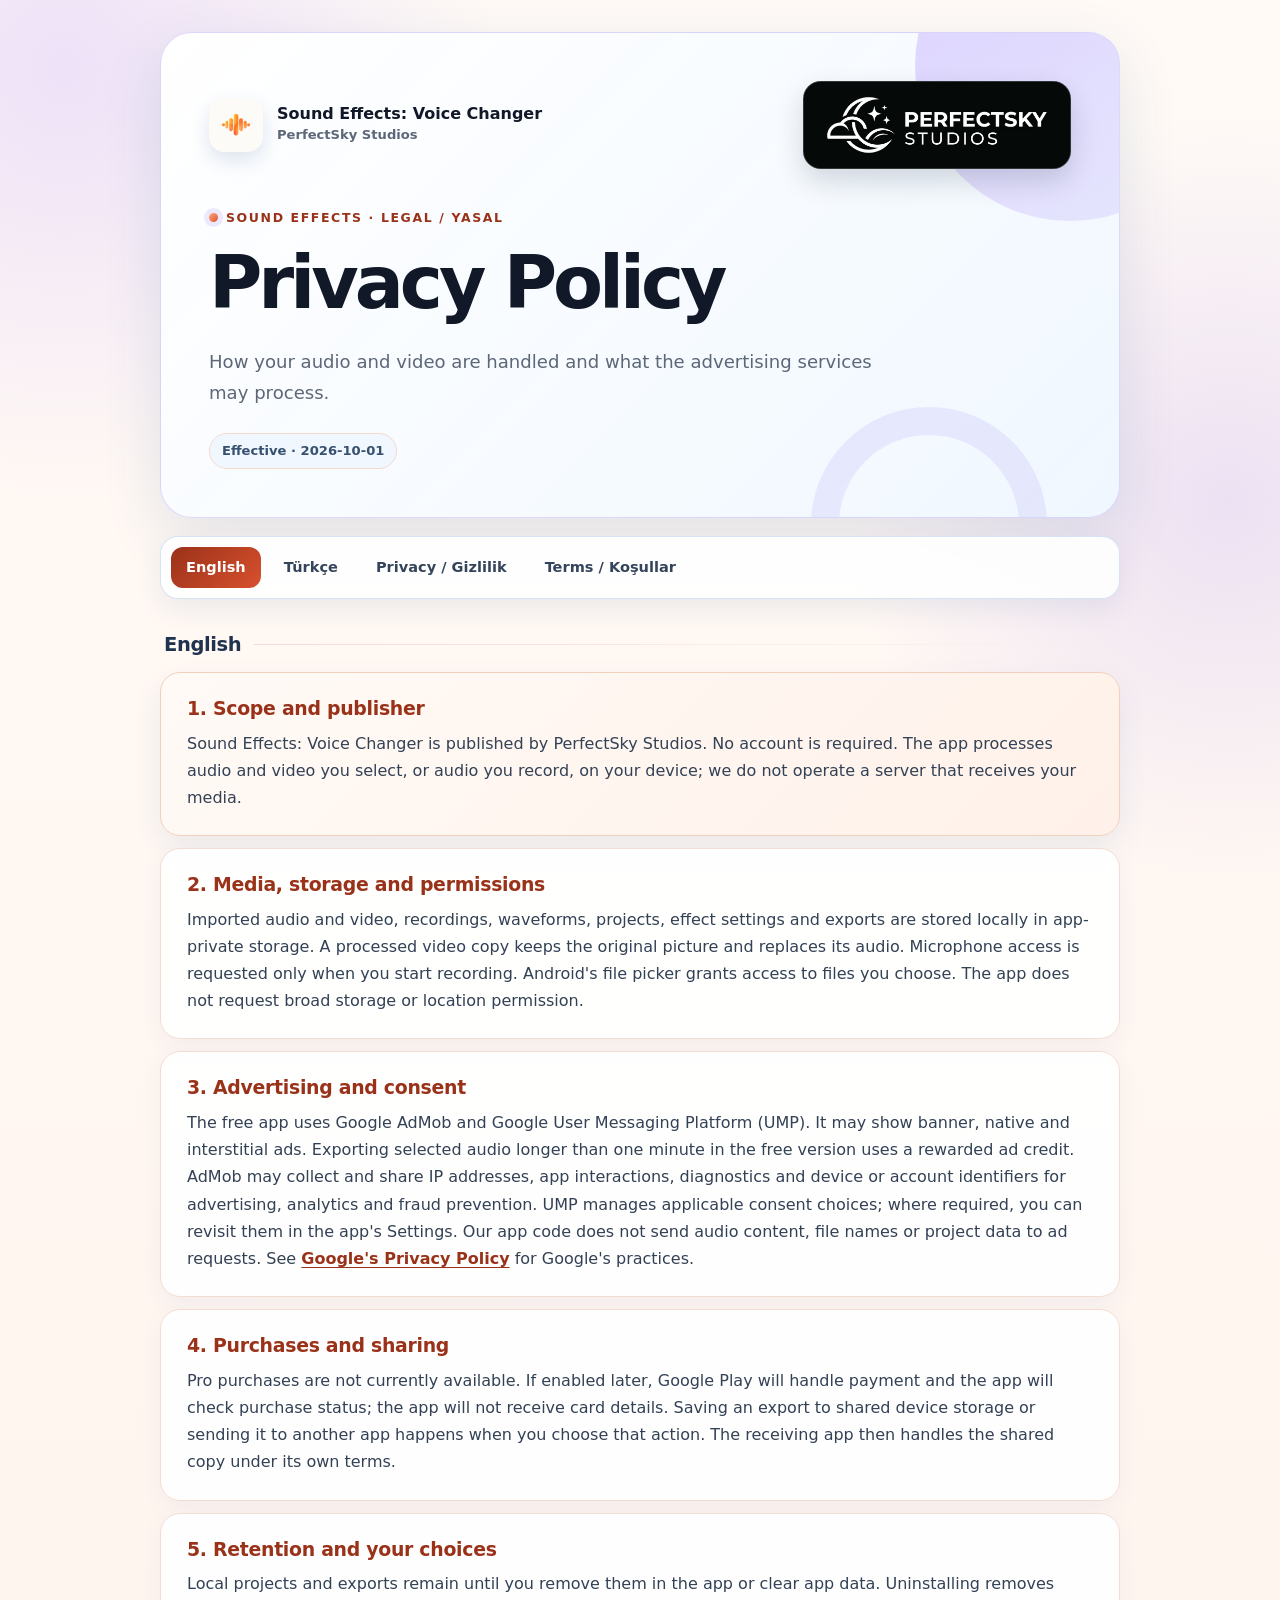
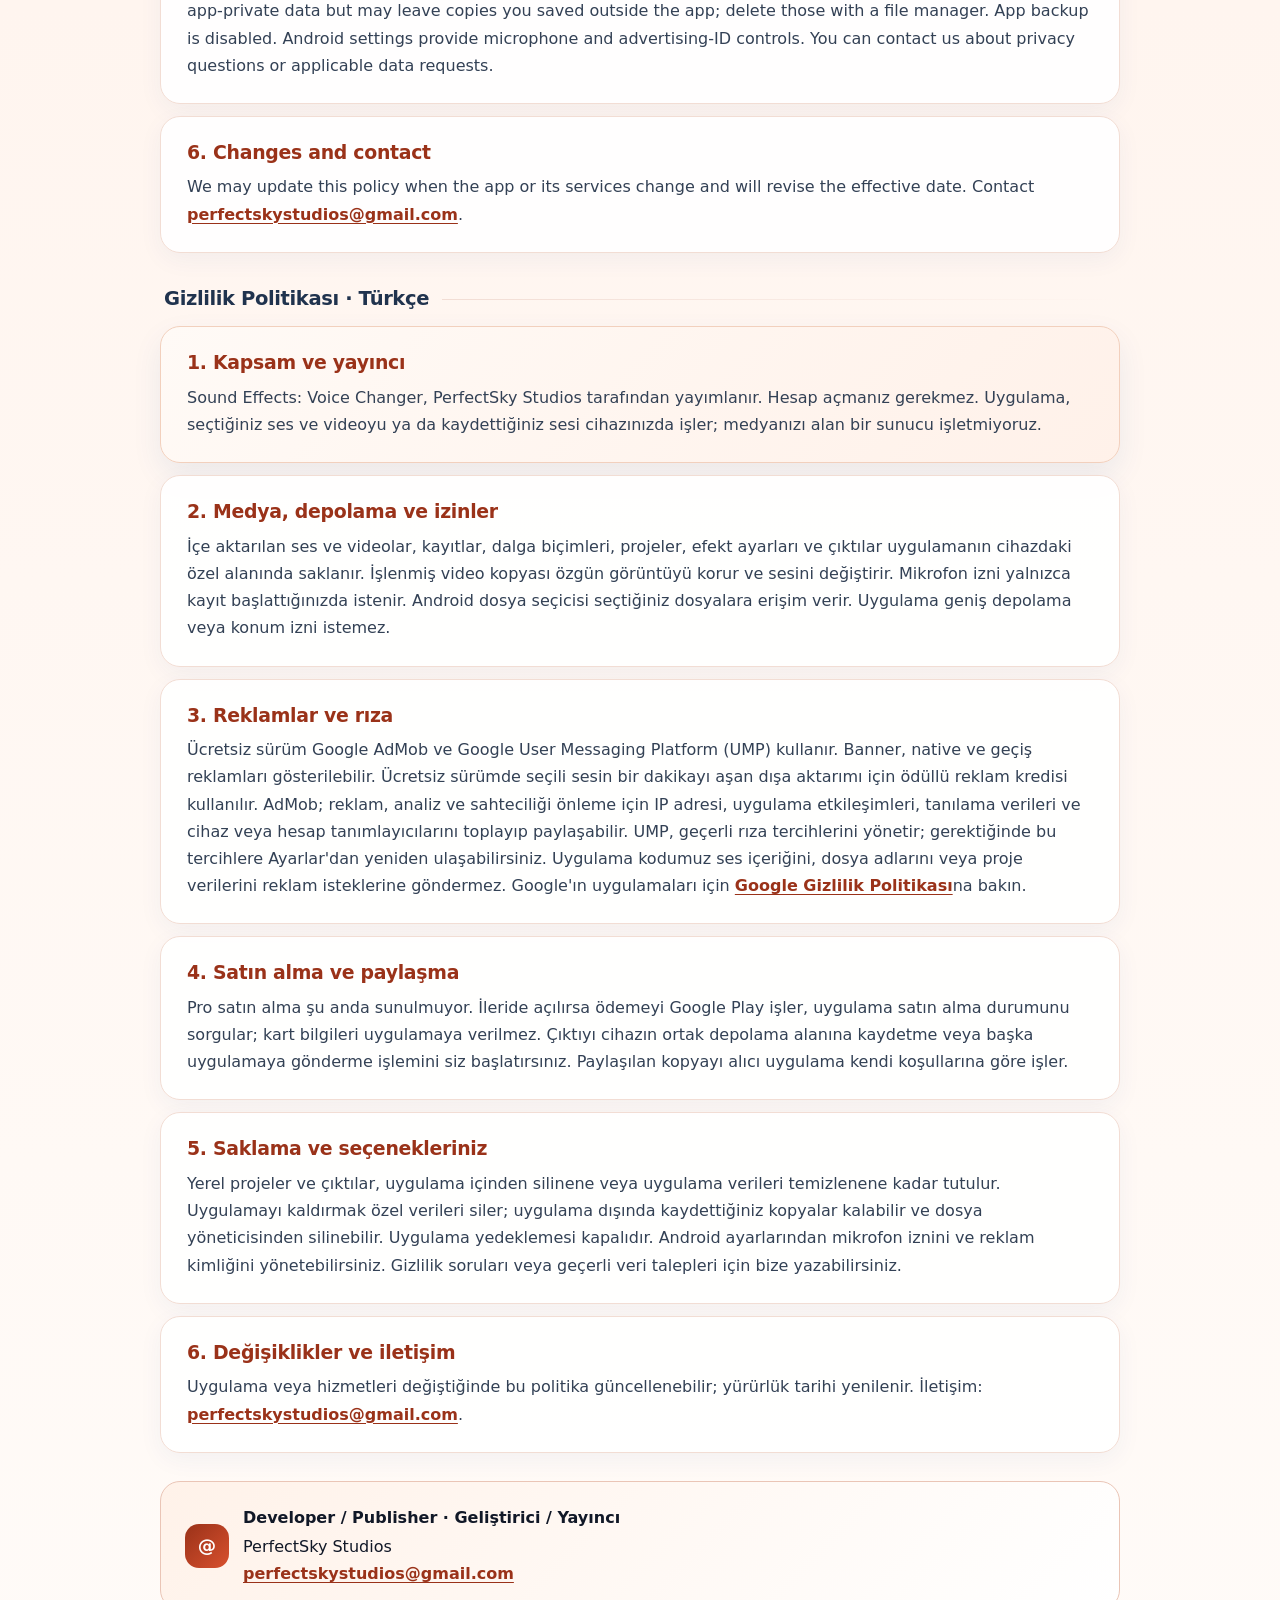
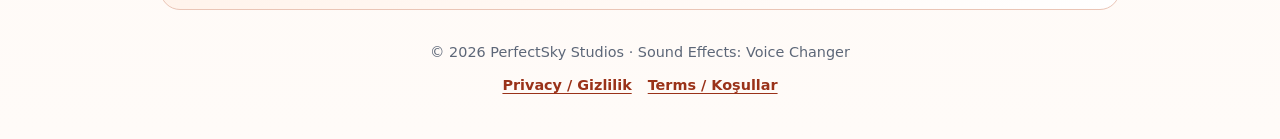
<file: index.html>
<!doctype html>
<html lang="en">
<head>
  <meta charset="utf-8"><meta name="viewport" content="width=device-width, initial-scale=1">
  <meta name="theme-color" content="#d8502e">
  <meta name="description" content="Privacy Policy for Sound Effects: Voice Changer by PerfectSky Studios">
  <title>Privacy Policy · Sound Effects: Voice Changer</title>
  <link rel="stylesheet" href="styles.css">
</head>
<body><main>
  <header class="hero">
    <div class="hero-brands">
      <div class="brand"><img src="app_logo.png" alt="Sound Effects logo"><div><div class="brand-name">Sound Effects: Voice Changer</div><div class="brand-studio">PerfectSky Studios</div></div></div>
      <div class="studio-mark"><img src="studio_logo.jpg" alt="PerfectSky Studios" decoding="async"></div>
    </div>
    <p class="eyebrow">Sound Effects · Legal / Yasal</p>
    <h1>Privacy Policy</h1>
    <p class="lead">How your audio and video are handled and what the advertising services may process.</p>
    <div class="meta-row"><span class="meta-pill">Effective · 2026-10-01</span></div>
  </header>
  <nav class="page-nav" aria-label="Page navigation"><a class="primary-link" href="#english">English</a><a href="#turkce">Türkçe</a><a href="index.html">Privacy / Gizlilik</a><a href="terms-of-service.html">Terms / Koşullar</a></nav>
  <div id="english" class="language-block" lang="en"><h2 class="language-title">English</h2>
    <section class="notice"><h2>1. Scope and publisher</h2><p>Sound Effects: Voice Changer is published by PerfectSky Studios. No account is required. The app processes audio and video you select, or audio you record, on your device; we do not operate a server that receives your media.</p></section>
    <section><h2>2. Media, storage and permissions</h2><p>Imported audio and video, recordings, waveforms, projects, effect settings and exports are stored locally in app-private storage. A processed video copy keeps the original picture and replaces its audio. Microphone access is requested only when you start recording. Android's file picker grants access to files you choose. The app does not request broad storage or location permission.</p></section>
    <section><h2>3. Advertising and consent</h2><p>The free app uses Google AdMob and Google User Messaging Platform (UMP). It may show banner, native and interstitial ads. Exporting selected audio longer than one minute in the free version uses a rewarded ad credit. AdMob may collect and share IP addresses, app interactions, diagnostics and device or account identifiers for advertising, analytics and fraud prevention. UMP manages applicable consent choices; where required, you can revisit them in the app's Settings. Our app code does not send audio content, file names or project data to ad requests. See <a href="https://policies.google.com/privacy">Google's Privacy Policy</a> for Google's practices.</p></section>
    <section><h2>4. Purchases and sharing</h2><p>Pro purchases are not currently available. If enabled later, Google Play will handle payment and the app will check purchase status; the app will not receive card details. Saving an export to shared device storage or sending it to another app happens when you choose that action. The receiving app then handles the shared copy under its own terms.</p></section>
    <section><h2>5. Retention and your choices</h2><p>Local projects and exports remain until you remove them in the app or clear app data. Uninstalling removes app-private data but may leave copies you saved outside the app; delete those with a file manager. App backup is disabled. Android settings provide microphone and advertising-ID controls. You can contact us about privacy questions or applicable data requests.</p></section>
    <section><h2>6. Changes and contact</h2><p>We may update this policy when the app or its services change and will revise the effective date. Contact <a href="mailto:perfectskystudios@gmail.com">perfectskystudios@gmail.com</a>.</p></section>
  </div>
  <div id="turkce" class="language-block" lang="tr"><h2 class="language-title">Gizlilik Politikası · Türkçe</h2>
    <section class="notice"><h2>1. Kapsam ve yayıncı</h2><p>Sound Effects: Voice Changer, PerfectSky Studios tarafından yayımlanır. Hesap açmanız gerekmez. Uygulama, seçtiğiniz ses ve videoyu ya da kaydettiğiniz sesi cihazınızda işler; medyanızı alan bir sunucu işletmiyoruz.</p></section>
    <section><h2>2. Medya, depolama ve izinler</h2><p>İçe aktarılan ses ve videolar, kayıtlar, dalga biçimleri, projeler, efekt ayarları ve çıktılar uygulamanın cihazdaki özel alanında saklanır. İşlenmiş video kopyası özgün görüntüyü korur ve sesini değiştirir. Mikrofon izni yalnızca kayıt başlattığınızda istenir. Android dosya seçicisi seçtiğiniz dosyalara erişim verir. Uygulama geniş depolama veya konum izni istemez.</p></section>
    <section><h2>3. Reklamlar ve rıza</h2><p>Ücretsiz sürüm Google AdMob ve Google User Messaging Platform (UMP) kullanır. Banner, native ve geçiş reklamları gösterilebilir. Ücretsiz sürümde seçili sesin bir dakikayı aşan dışa aktarımı için ödüllü reklam kredisi kullanılır. AdMob; reklam, analiz ve sahteciliği önleme için IP adresi, uygulama etkileşimleri, tanılama verileri ve cihaz veya hesap tanımlayıcılarını toplayıp paylaşabilir. UMP, geçerli rıza tercihlerini yönetir; gerektiğinde bu tercihlere Ayarlar'dan yeniden ulaşabilirsiniz. Uygulama kodumuz ses içeriğini, dosya adlarını veya proje verilerini reklam isteklerine göndermez. Google'ın uygulamaları için <a href="https://policies.google.com/privacy">Google Gizlilik Politikası</a>na bakın.</p></section>
    <section><h2>4. Satın alma ve paylaşma</h2><p>Pro satın alma şu anda sunulmuyor. İleride açılırsa ödemeyi Google Play işler, uygulama satın alma durumunu sorgular; kart bilgileri uygulamaya verilmez. Çıktıyı cihazın ortak depolama alanına kaydetme veya başka uygulamaya gönderme işlemini siz başlatırsınız. Paylaşılan kopyayı alıcı uygulama kendi koşullarına göre işler.</p></section>
    <section><h2>5. Saklama ve seçenekleriniz</h2><p>Yerel projeler ve çıktılar, uygulama içinden silinene veya uygulama verileri temizlenene kadar tutulur. Uygulamayı kaldırmak özel verileri siler; uygulama dışında kaydettiğiniz kopyalar kalabilir ve dosya yöneticisinden silinebilir. Uygulama yedeklemesi kapalıdır. Android ayarlarından mikrofon iznini ve reklam kimliğini yönetebilirsiniz. Gizlilik soruları veya geçerli veri talepleri için bize yazabilirsiniz.</p></section>
    <section><h2>6. Değişiklikler ve iletişim</h2><p>Uygulama veya hizmetleri değiştiğinde bu politika güncellenebilir; yürürlük tarihi yenilenir. İletişim: <a href="mailto:perfectskystudios@gmail.com">perfectskystudios@gmail.com</a>.</p></section>
  </div>
  <aside class="contact-card"><div class="contact-icon" aria-hidden="true">@</div><div><strong>Developer / Publisher · Geliştirici / Yayıncı</strong>PerfectSky Studios<br><a href="mailto:perfectskystudios@gmail.com">perfectskystudios@gmail.com</a></div></aside>
  <footer>© 2026 PerfectSky Studios · Sound Effects: Voice Changer<div class="footer-links"><a href="index.html">Privacy / Gizlilik</a><a href="terms-of-service.html">Terms / Koşullar</a></div></footer>
</main></body></html>
</file>
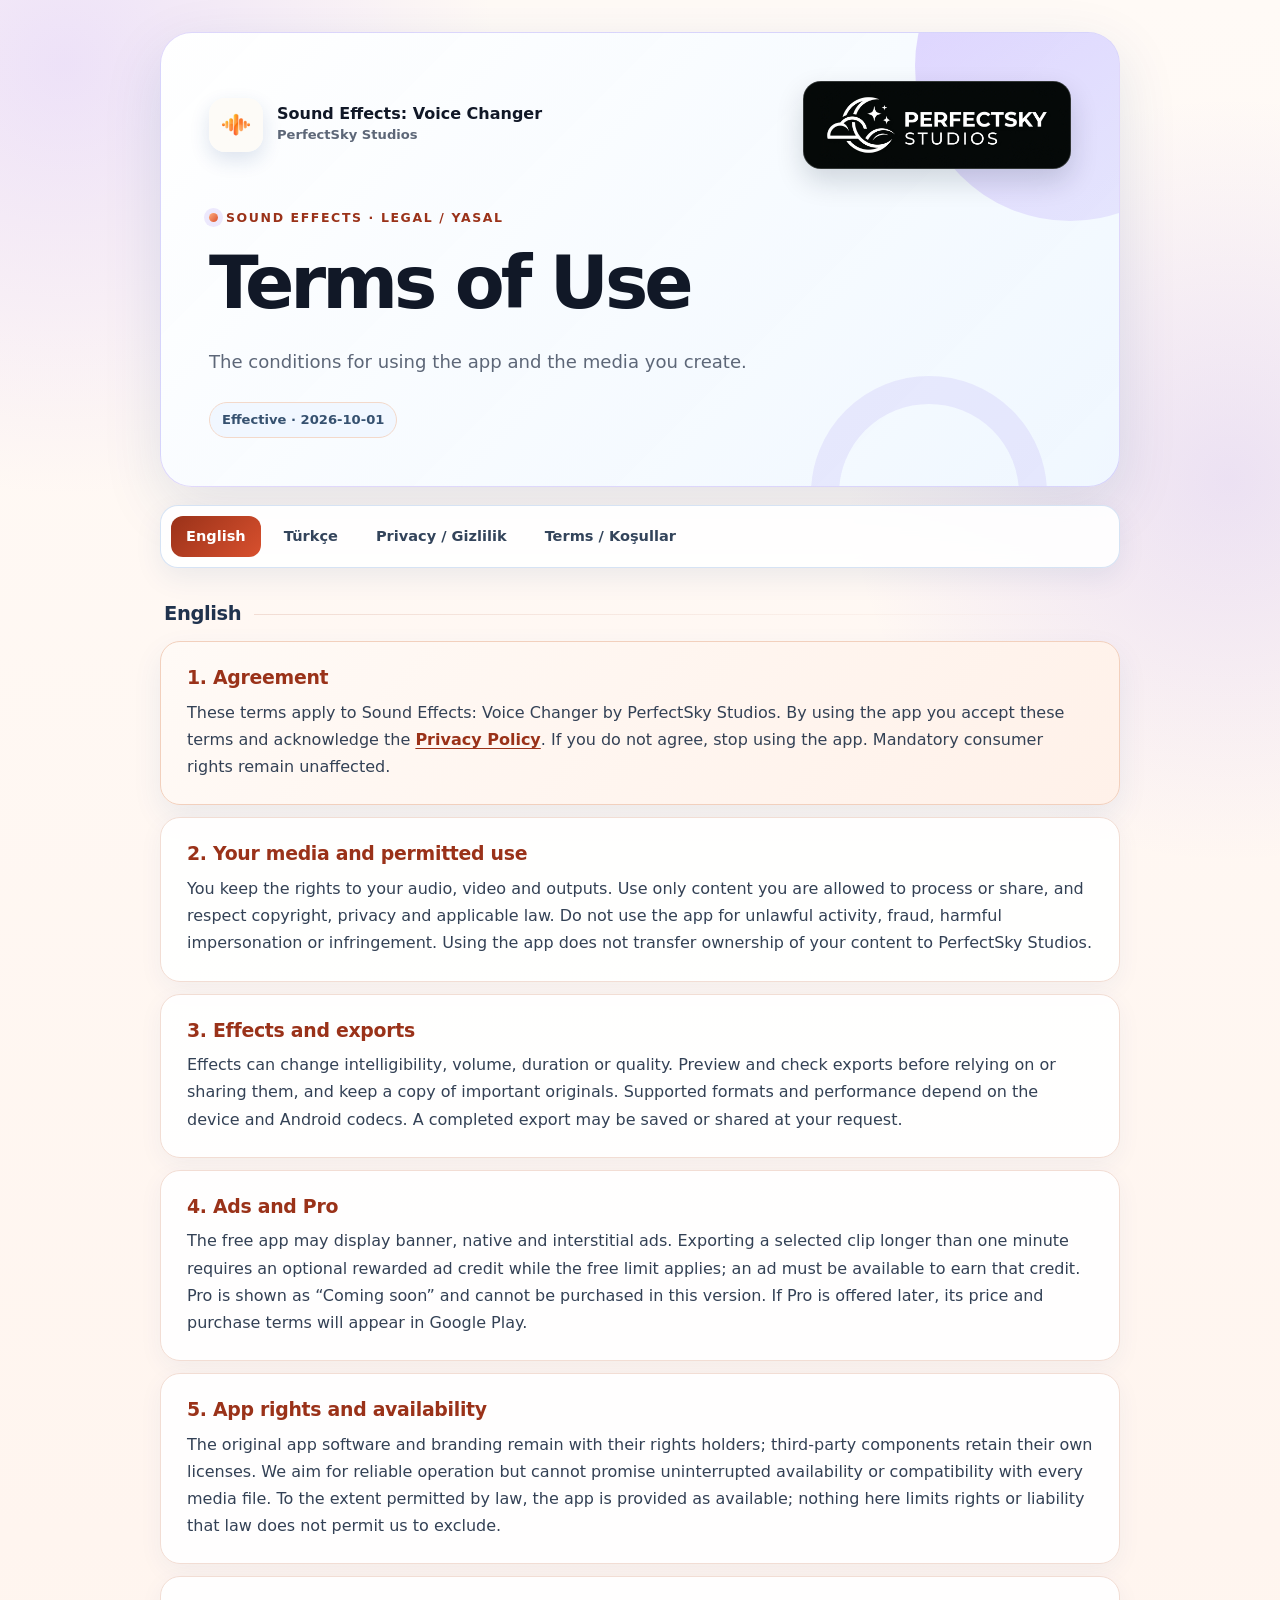
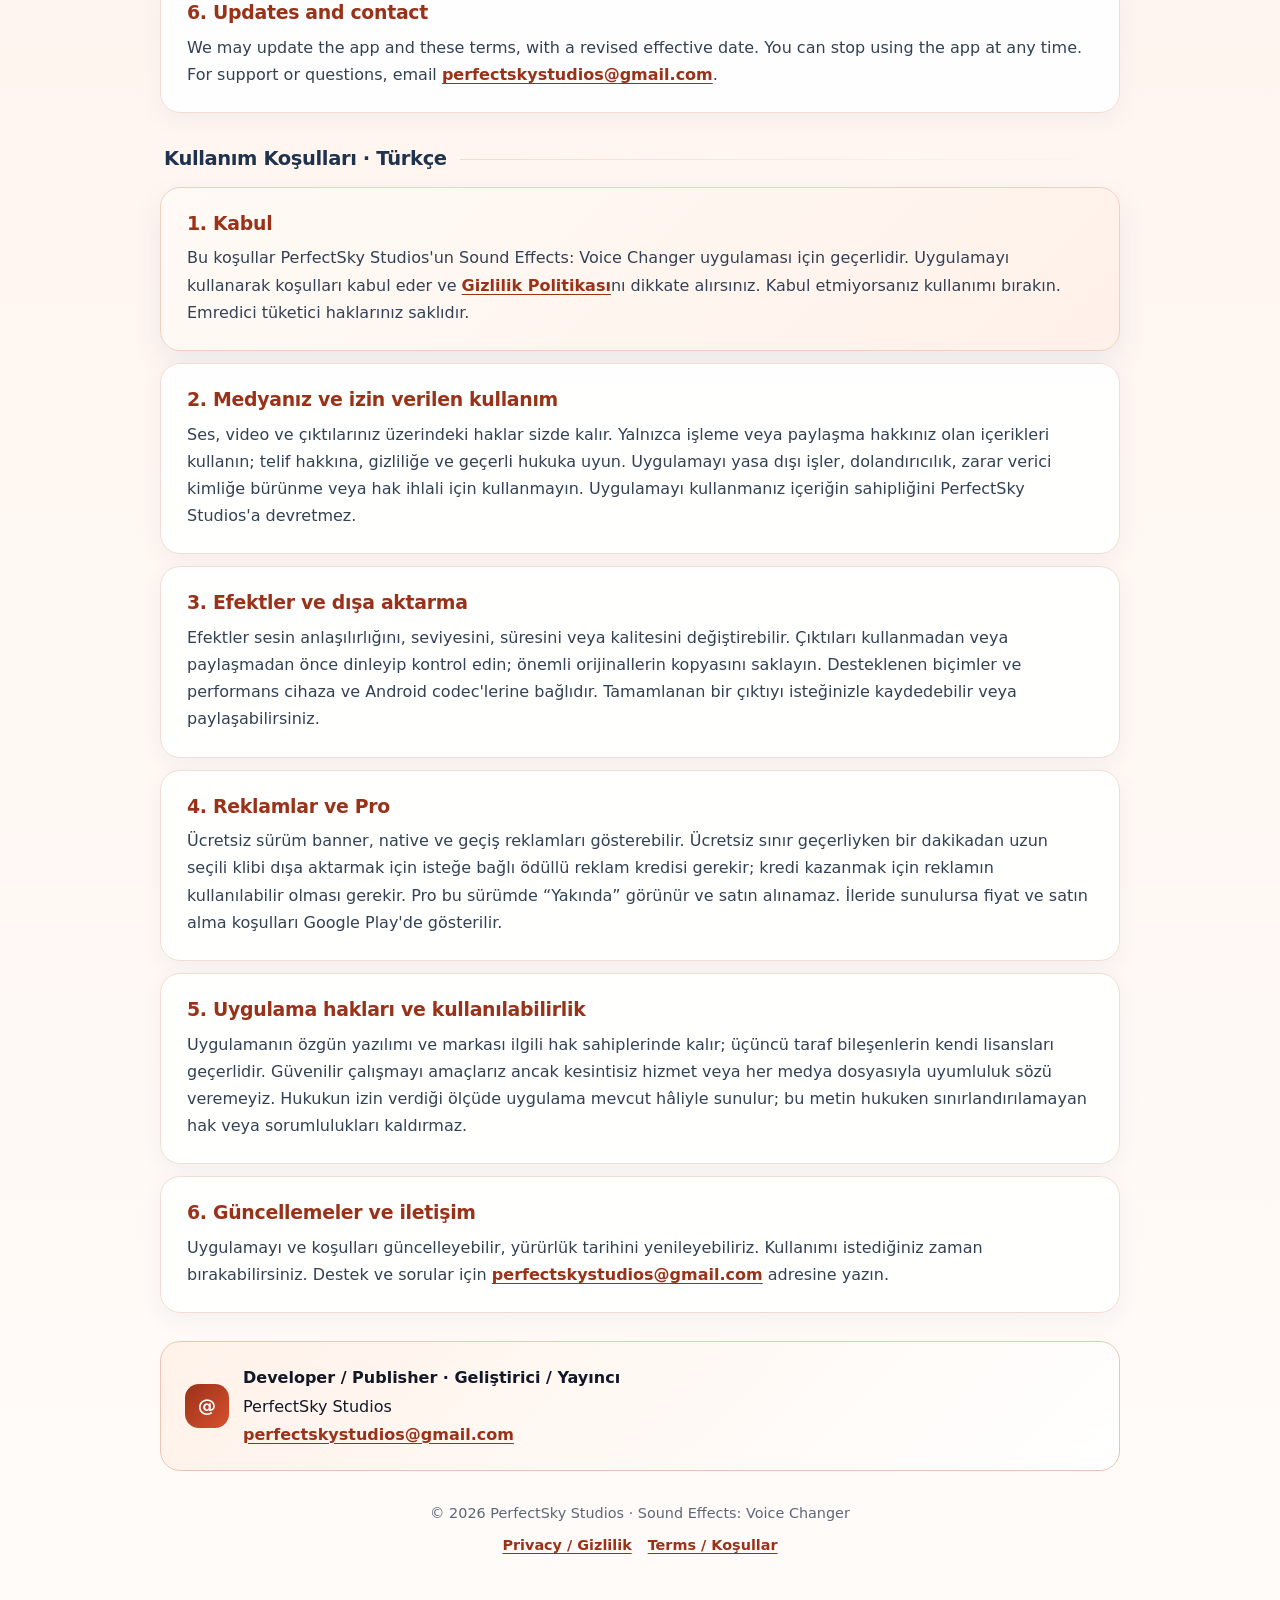
<file: terms-of-service.html>
<!doctype html>
<html lang="en">
<head>
  <meta charset="utf-8"><meta name="viewport" content="width=device-width, initial-scale=1">
  <meta name="theme-color" content="#d8502e">
  <meta name="description" content="Terms of Use for Sound Effects: Voice Changer by PerfectSky Studios">
  <title>Terms of Use · Sound Effects: Voice Changer</title>
  <link rel="stylesheet" href="styles.css">
</head>
<body><main>
  <header class="hero">
    <div class="hero-brands">
      <div class="brand"><img src="app_logo.png" alt="Sound Effects logo"><div><div class="brand-name">Sound Effects: Voice Changer</div><div class="brand-studio">PerfectSky Studios</div></div></div>
      <div class="studio-mark"><img src="studio_logo.jpg" alt="PerfectSky Studios" decoding="async"></div>
    </div>
    <p class="eyebrow">Sound Effects · Legal / Yasal</p>
    <h1>Terms of Use</h1>
    <p class="lead">The conditions for using the app and the media you create.</p>
    <div class="meta-row"><span class="meta-pill">Effective · 2026-10-01</span></div>
  </header>
  <nav class="page-nav" aria-label="Page navigation"><a class="primary-link" href="#english">English</a><a href="#turkce">Türkçe</a><a href="index.html">Privacy / Gizlilik</a><a href="terms-of-service.html">Terms / Koşullar</a></nav>
  <div id="english" class="language-block" lang="en"><h2 class="language-title">English</h2>
    <section class="notice"><h2>1. Agreement</h2><p>These terms apply to Sound Effects: Voice Changer by PerfectSky Studios. By using the app you accept these terms and acknowledge the <a href="index.html">Privacy Policy</a>. If you do not agree, stop using the app. Mandatory consumer rights remain unaffected.</p></section>
    <section><h2>2. Your media and permitted use</h2><p>You keep the rights to your audio, video and outputs. Use only content you are allowed to process or share, and respect copyright, privacy and applicable law. Do not use the app for unlawful activity, fraud, harmful impersonation or infringement. Using the app does not transfer ownership of your content to PerfectSky Studios.</p></section>
    <section><h2>3. Effects and exports</h2><p>Effects can change intelligibility, volume, duration or quality. Preview and check exports before relying on or sharing them, and keep a copy of important originals. Supported formats and performance depend on the device and Android codecs. A completed export may be saved or shared at your request.</p></section>
    <section><h2>4. Ads and Pro</h2><p>The free app may display banner, native and interstitial ads. Exporting a selected clip longer than one minute requires an optional rewarded ad credit while the free limit applies; an ad must be available to earn that credit. Pro is shown as “Coming soon” and cannot be purchased in this version. If Pro is offered later, its price and purchase terms will appear in Google Play.</p></section>
    <section><h2>5. App rights and availability</h2><p>The original app software and branding remain with their rights holders; third-party components retain their own licenses. We aim for reliable operation but cannot promise uninterrupted availability or compatibility with every media file. To the extent permitted by law, the app is provided as available; nothing here limits rights or liability that law does not permit us to exclude.</p></section>
    <section><h2>6. Updates and contact</h2><p>We may update the app and these terms, with a revised effective date. You can stop using the app at any time. For support or questions, email <a href="mailto:perfectskystudios@gmail.com">perfectskystudios@gmail.com</a>.</p></section>
  </div>
  <div id="turkce" class="language-block" lang="tr"><h2 class="language-title">Kullanım Koşulları · Türkçe</h2>
    <section class="notice"><h2>1. Kabul</h2><p>Bu koşullar PerfectSky Studios'un Sound Effects: Voice Changer uygulaması için geçerlidir. Uygulamayı kullanarak koşulları kabul eder ve <a href="index.html">Gizlilik Politikası</a>nı dikkate alırsınız. Kabul etmiyorsanız kullanımı bırakın. Emredici tüketici haklarınız saklıdır.</p></section>
    <section><h2>2. Medyanız ve izin verilen kullanım</h2><p>Ses, video ve çıktılarınız üzerindeki haklar sizde kalır. Yalnızca işleme veya paylaşma hakkınız olan içerikleri kullanın; telif hakkına, gizliliğe ve geçerli hukuka uyun. Uygulamayı yasa dışı işler, dolandırıcılık, zarar verici kimliğe bürünme veya hak ihlali için kullanmayın. Uygulamayı kullanmanız içeriğin sahipliğini PerfectSky Studios'a devretmez.</p></section>
    <section><h2>3. Efektler ve dışa aktarma</h2><p>Efektler sesin anlaşılırlığını, seviyesini, süresini veya kalitesini değiştirebilir. Çıktıları kullanmadan veya paylaşmadan önce dinleyip kontrol edin; önemli orijinallerin kopyasını saklayın. Desteklenen biçimler ve performans cihaza ve Android codec'lerine bağlıdır. Tamamlanan bir çıktıyı isteğinizle kaydedebilir veya paylaşabilirsiniz.</p></section>
    <section><h2>4. Reklamlar ve Pro</h2><p>Ücretsiz sürüm banner, native ve geçiş reklamları gösterebilir. Ücretsiz sınır geçerliyken bir dakikadan uzun seçili klibi dışa aktarmak için isteğe bağlı ödüllü reklam kredisi gerekir; kredi kazanmak için reklamın kullanılabilir olması gerekir. Pro bu sürümde “Yakında” görünür ve satın alınamaz. İleride sunulursa fiyat ve satın alma koşulları Google Play'de gösterilir.</p></section>
    <section><h2>5. Uygulama hakları ve kullanılabilirlik</h2><p>Uygulamanın özgün yazılımı ve markası ilgili hak sahiplerinde kalır; üçüncü taraf bileşenlerin kendi lisansları geçerlidir. Güvenilir çalışmayı amaçlarız ancak kesintisiz hizmet veya her medya dosyasıyla uyumluluk sözü veremeyiz. Hukukun izin verdiği ölçüde uygulama mevcut hâliyle sunulur; bu metin hukuken sınırlandırılamayan hak veya sorumlulukları kaldırmaz.</p></section>
    <section><h2>6. Güncellemeler ve iletişim</h2><p>Uygulamayı ve koşulları güncelleyebilir, yürürlük tarihini yenileyebiliriz. Kullanımı istediğiniz zaman bırakabilirsiniz. Destek ve sorular için <a href="mailto:perfectskystudios@gmail.com">perfectskystudios@gmail.com</a> adresine yazın.</p></section>
  </div>
  <aside class="contact-card"><div class="contact-icon" aria-hidden="true">@</div><div><strong>Developer / Publisher · Geliştirici / Yayıncı</strong>PerfectSky Studios<br><a href="mailto:perfectskystudios@gmail.com">perfectskystudios@gmail.com</a></div></aside>
  <footer>© 2026 PerfectSky Studios · Sound Effects: Voice Changer<div class="footer-links"><a href="index.html">Privacy / Gizlilik</a><a href="terms-of-service.html">Terms / Koşullar</a></div></footer>
</main></body></html>
</file>
<file: styles.css>
:root {
  color-scheme: light;
  --ink: #111827;
  --muted: #5d6778;
  --line: #f2ddd4;
  --blue: #d8502e;
  --blue-dark: #9a3219;
  --blue-deep: #6c2214;
  --sky: #ffad80;
  --surface: rgba(255, 255, 255, 0.95);
  --shadow: 0 20px 60px rgba(18, 67, 133, 0.12);
  --shadow-soft: 0 10px 28px rgba(18, 67, 133, 0.08);
}

* { box-sizing: border-box; }
html { scroll-behavior: smooth; }
body {
  margin: 0;
  min-height: 100vh;
  background:
    radial-gradient(circle at 5% 2%, rgba(174, 139, 255, 0.22), transparent 27rem),
    radial-gradient(circle at 96% 15%, rgba(121, 84, 237, 0.14), transparent 24rem),
    linear-gradient(180deg, #fffaf6 0%, #fff5ef 48%, #fffbf8 100%);
  color: var(--ink);
  font: 16px/1.7 Inter, ui-sans-serif, system-ui, -apple-system, BlinkMacSystemFont, "Segoe UI", sans-serif;
}

a { color: var(--blue-dark); font-weight: 700; text-underline-offset: 3px; text-decoration-thickness: 1px; }
a:hover { color: var(--blue-deep); }
main { width: min(960px, calc(100% - 32px)); margin: 32px auto 24px; }

.hero {
  position: relative;
  overflow: hidden;
  min-height: 360px;
  padding: 48px;
  border: 1px solid rgba(121, 84, 237, 0.22);
  border-radius: 32px;
  background: linear-gradient(135deg, rgba(255, 255, 255, 0.99), rgba(239, 247, 255, 0.96));
  box-shadow: var(--shadow);
}
.hero::before, .hero::after { content: ""; position: absolute; border-radius: 999px; pointer-events: none; }
.hero::before { width: 310px; height: 310px; right: -106px; top: -122px; background: linear-gradient(145deg, rgba(174, 139, 255, 0.38), rgba(121, 84, 237, 0.10)); }
.hero::after { width: 180px; height: 180px; right: 72px; bottom: -126px; border: 28px solid rgba(121, 84, 237, 0.10); }

.hero-brands { position: relative; z-index: 1; display: flex; flex-wrap: wrap; align-items: center; justify-content: space-between; gap: 24px; margin-bottom: 34px; }
.brand { display: flex; align-items: center; gap: 14px; }
.brand img { width: 54px; height: 54px; object-fit: cover; border-radius: 16px; box-shadow: 0 8px 20px rgba(18, 67, 133, 0.14); }
.brand-name { font-size: 1rem; font-weight: 800; line-height: 1.25; }
.brand-studio { color: var(--muted); font-size: 0.82rem; font-weight: 650; }
.studio-mark { flex: 0 1 268px; width: 268px; max-width: 100%; height: 88px; overflow: hidden; border: 1px solid rgba(255, 255, 255, 0.18); border-radius: 18px; background: #040907; box-shadow: 0 12px 28px rgba(8, 25, 43, 0.16); }
.studio-mark img { display: block; width: 100%; height: 100%; object-fit: cover; object-position: center; }

.eyebrow { position: relative; z-index: 1; display: inline-flex; align-items: center; gap: 8px; margin: 0 0 10px; color: var(--blue-dark); font-size: 0.78rem; font-weight: 850; letter-spacing: 0.13em; text-transform: uppercase; }
.eyebrow::before { content: ""; width: 9px; height: 9px; border-radius: 50%; background: linear-gradient(135deg, var(--sky), var(--blue)); box-shadow: 0 0 0 5px rgba(121, 84, 237, 0.12); }
h1, h2 { line-height: 1.25; }
h1 { position: relative; z-index: 1; max-width: 760px; margin: 0; font-size: clamp(2.35rem, 7vw, 4.55rem); letter-spacing: -0.055em; }
.lead { position: relative; z-index: 1; max-width: 700px; margin: 18px 0 0; color: var(--muted); font-size: clamp(1rem, 2vw, 1.13rem); }
.meta-row { position: relative; z-index: 1; display: flex; flex-wrap: wrap; gap: 8px; margin-top: 24px; }
.meta-pill { display: inline-flex; align-items: center; min-height: 34px; padding: 6px 12px; border: 1px solid #f3d9ca; border-radius: 999px; background: rgba(241, 247, 255, 0.94); color: #36516f; font-size: 0.82rem; font-weight: 700; }

.page-nav { position: sticky; z-index: 10; top: 12px; display: flex; flex-wrap: wrap; gap: 8px; margin: 18px 0 28px; padding: 10px; border: 1px solid rgba(211, 225, 243, 0.92); border-radius: 18px; background: rgba(255, 255, 255, 0.90); box-shadow: var(--shadow-soft); backdrop-filter: blur(16px); }
.page-nav a { display: inline-flex; align-items: center; min-height: 40px; padding: 8px 15px; border-radius: 12px; color: #33445b; text-decoration: none; font-size: 0.91rem; }
.page-nav a:hover, .page-nav a:focus-visible { background: #ffede4; color: var(--blue-deep); outline: none; }
.page-nav .primary-link { background: linear-gradient(135deg, var(--blue-dark), var(--blue)); color: #fff; }
.page-nav .primary-link:hover { color: #fff; filter: brightness(0.97); }

.language-block { scroll-margin-top: 92px; }
.language-title { display: flex; align-items: center; gap: 13px; margin: 34px 4px 15px; color: #20334e; font-size: 1.22rem; letter-spacing: -0.02em; }
.language-title::after { content: ""; flex: 1; height: 1px; background: linear-gradient(90deg, var(--line), transparent); }

section { margin-bottom: 12px; padding: 24px 26px; border: 1px solid var(--line); border-radius: 20px; background: var(--surface); box-shadow: 0 7px 24px rgba(18, 67, 133, 0.05); }
section h2 { margin: 0 0 9px; color: #9a3219; font-size: 1.18rem; letter-spacing: -0.015em; }
section p, section li { color: #334155; }
section p { margin: 0; }
section p + p, section ul { margin-top: 10px; }
section ul { margin-bottom: 0; padding-left: 22px; }
section.notice { border-color: #f2d0bd; background: linear-gradient(135deg, #fffaf6, #fff1e9); box-shadow: 0 12px 30px rgba(18, 77, 151, 0.08); }
section.notice h2 { color: var(--blue-dark); }

.contact-card { display: grid; grid-template-columns: 44px 1fr; gap: 14px; align-items: center; margin-top: 28px; padding: 22px 24px; border: 1px solid #eac5b6; border-radius: 20px; background: linear-gradient(135deg, #fff2e9, #ffffff); }
.contact-icon { display: grid; width: 44px; height: 44px; place-items: center; border-radius: 14px; background: linear-gradient(135deg, var(--blue-dark), var(--blue)); color: white; font-size: 1.15rem; font-weight: 900; }
.contact-card strong { display: block; margin-bottom: 2px; }
.contact-card > div { min-width: 0; overflow-wrap: anywhere; }
footer { padding: 30px 16px 18px; color: var(--muted); text-align: center; font-size: 0.9rem; }
.footer-links { display: flex; flex-wrap: wrap; justify-content: center; gap: 8px 16px; margin-top: 8px; }

@media (max-width: 640px) {
  main { width: min(100% - 20px, 960px); margin-top: 10px; }
  .hero { min-height: 0; padding: 26px 22px 30px; border-radius: 24px; }
  .hero::before { width: 210px; height: 210px; right: -110px; top: -100px; }
  .hero-brands { flex-direction: column; align-items: flex-start; gap: 20px; margin-bottom: 28px; }
  .studio-mark { flex: none; width: 246px; height: 82px; border-radius: 16px; }
  .brand img { width: 48px; height: 48px; border-radius: 14px; }
  h1 { font-size: clamp(2.15rem, 12vw, 3.2rem); }
  .lead { margin-top: 14px; }
  .page-nav { top: 7px; margin: 12px 0 24px; border-radius: 16px; }
  .page-nav a { flex: 1 1 42%; justify-content: center; padding-inline: 10px; font-size: 0.84rem; text-align: center; }
  .language-title { margin-top: 28px; }
  section { padding: 20px 19px; border-radius: 17px; }
  section h2 { font-size: 1.08rem; }
  .contact-card { grid-template-columns: 38px 1fr; padding: 18px; }
  .contact-icon { width: 38px; height: 38px; border-radius: 12px; }
}

@media (prefers-reduced-motion: reduce) { html { scroll-behavior: auto; } }


.hero-brands .brand { min-width:0; }
.brand-name, section, .lead { overflow-wrap:anywhere; }
@media(max-width:640px){.page-nav{position:static;} .language-block{scroll-margin-top:16px;}}
</file>
